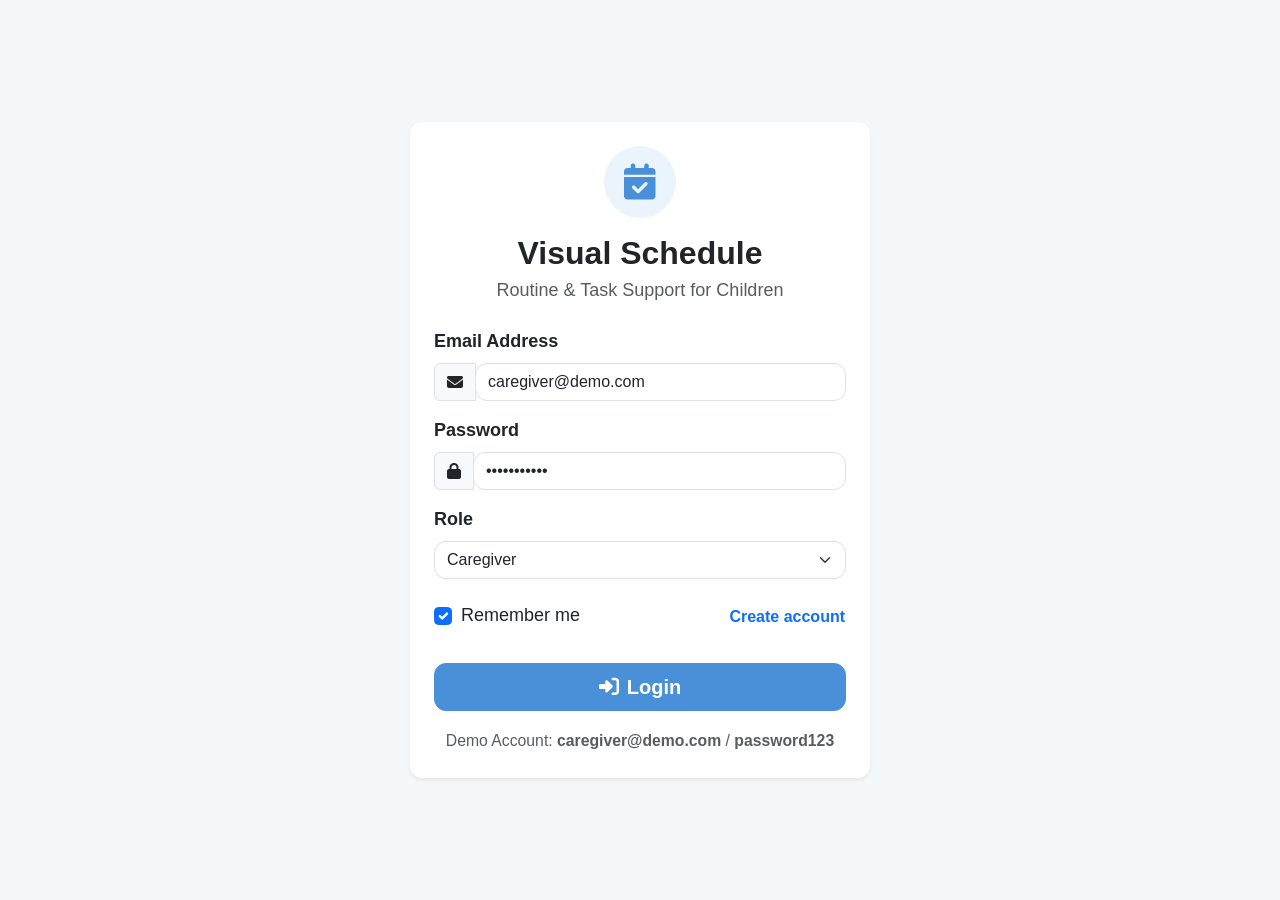
<file: frontend/index.html>
<!DOCTYPE html>
<html lang="en">
<head>
    <meta charset="UTF-8">
    <meta name="viewport" content="width=device-width, initial-scale=1.0">
    <title>Login | Visual Schedule System</title>
    <link href="https://cdn.jsdelivr.net/npm/bootstrap@5.3.3/dist/css/bootstrap.min.css" rel="stylesheet">
    <link href="https://cdnjs.cloudflare.com/ajax/libs/font-awesome/6.5.2/css/all.min.css" rel="stylesheet">
    <link href="css/style.css" rel="stylesheet">
</head>
<body class="d-flex align-items-center justify-content-center min-vh-100 p-3">

<div class="card shadow-sm border-0 p-4" style="max-width: 460px; width: 100%;">
    <div class="text-center mb-4">
        <div class="d-inline-flex align-items-center justify-content-center rounded-circle mb-3"
             style="width: 72px; height: 72px; background-color: #EBF4FC; color: #4A90D9;">
            <i class="fa-solid fa-calendar-check fa-2x"></i>
        </div>
        <h2 class="fw-bold mb-1">Visual Schedule</h2>
        <p class="text-muted mb-0">Routine & Task Support for Children</p>
    </div>

    <div id="alertBox" class="alert d-none" role="alert"></div>

    <!-- Login Form -->
    <form id="loginForm">
        <div id="nameGroup" class="mb-3 d-none">
            <label class="form-label fw-semibold">Full Name</label>
            <div class="input-group">
                <span class="input-group-text"><i class="fa-solid fa-user"></i></span>
                <input type="text" id="nameInput" class="form-control" placeholder="Maria Santos">
            </div>
        </div>

        <div class="mb-3">
            <label class="form-label fw-semibold">Email Address</label>
            <div class="input-group">
                <span class="input-group-text"><i class="fa-solid fa-envelope"></i></span>
                <input type="email" id="emailInput" class="form-control" value="caregiver@demo.com" required>
            </div>
        </div>

        <div class="mb-3">
            <label class="form-label fw-semibold">Password</label>
            <div class="input-group">
                <span class="input-group-text"><i class="fa-solid fa-lock"></i></span>
                <input type="password" id="passwordInput" class="form-control" value="password123" required>
            </div>
        </div>

        <div class="mb-3">
            <label class="form-label fw-semibold">Role</label>
            <select id="roleInput" class="form-select" required>
                <option value="Caregiver">Caregiver</option>
                <option value="Occupational Therapist">Occupational Therapist</option>
                <option value="SPED Teacher">SPED Teacher</option>
            </select>
        </div>

        <div class="d-flex justify-content-between align-items-center mb-4">
            <div class="form-check">
                <input class="form-check-input" type="checkbox" id="rememberMe" checked>
                <label class="form-check-label" for="rememberMe">Remember me</label>
            </div>
            <button type="button" id="toggleModeBtn" class="btn btn-link p-0 text-decoration-none">
                Create account
            </button>
        </div>

        <button type="submit" id="submitBtn" class="btn btn-primary w-100 py-2 fs-5">
            <i class="fa-solid fa-right-to-bracket me-2"></i><span id="submitBtnText">Login</span>
        </button>
    </form>

    <div class="mt-3 text-center">
        <small class="text-muted">Demo Account: <strong>caregiver@demo.com</strong> / <strong>password123</strong></small>
    </div>
</div>

<script src="js/api.js"></script>
<script src="js/script.js"></script>
<script>
    let isRegisterMode = false;
    const loginForm = document.getElementById('loginForm');
    const nameGroup = document.getElementById('nameGroup');
    const toggleModeBtn = document.getElementById('toggleModeBtn');
    const submitBtnText = document.getElementById('submitBtnText');
    const alertBox = document.getElementById('alertBox');

    function showAlert(msg, type = 'danger') {
        alertBox.className = `alert alert-${type}`;
        alertBox.textContent = msg;
        alertBox.classList.remove('d-none');
    }

    toggleModeBtn.addEventListener('click', () => {
        isRegisterMode = !isRegisterMode;
        nameGroup.classList.toggle('d-none', !isRegisterMode);
        submitBtnText.textContent = isRegisterMode ? 'Register' : 'Login';
        toggleModeBtn.textContent = isRegisterMode ? 'Back to Login' : 'Create account';
        alertBox.classList.add('d-none');
    });

    loginForm.addEventListener('submit', async (e) => {
        e.preventDefault();
        alertBox.classList.add('d-none');

        const email = document.getElementById('emailInput').value.trim();
        const password = document.getElementById('passwordInput').value;
        const role = document.getElementById('roleInput').value;
        const name = document.getElementById('nameInput').value.trim();

        try {
            if (isRegisterMode) {
                await api.post('/auth/register', { name, email, password, role });
                showAlert('Registration successful! Logging you in...', 'success');
            }
            const res = await api.post('/auth/login', { email, password });
            api.setSession(res.token, res.user);
            window.location.href = 'dashboard.html';
        } catch (err) {
            showAlert(err.message);
        }
    });
</script>
</body>
</html>
</file>
<file: frontend/css/style.css>
:root {
    --primary-blue: #4A90D9;
    --success-green: #7ED321;
    --warning-yellow: #F5A623;
    --bg-soft: #F4F8FB;
    --card-radius: 12px;
    --base-font-size: 16px;
}

body {
    font-family: 'Segoe UI', Tahoma, Geneva, Verdana, sans-serif;
    font-size: var(--base-font-size);
    background-color: var(--bg-soft);
    color: #2C3E50;
    margin: 0;
    padding: 0;
}

/* Accessibility Font Sizes (Part 5) */
body.font-small { font-size: 16px; }
body.font-medium { font-size: 18px; }
body.font-large { font-size: 21px; }

/* Accessibility High Contrast Mode (Part 5) */
body.high-contrast {
    background-color: #000000 !important;
    color: #FFFFFF !important;
}
body.high-contrast .card,
body.high-contrast .sidebar,
body.high-contrast .navbar,
body.high-contrast .modal-content {
    background-color: #121212 !important;
    color: #FFFFFF !important;
    border: 2px solid #FFFF00 !important;
}
body.high-contrast .text-muted {
    color: #E0E0E0 !important;
}

/* Rounded Corners & Touch-Friendly Standards (Part 1 & Responsive Guide) */
.card, .btn, .form-control, .form-select, .modal-content, .alert {
    border-radius: var(--card-radius) !important;
}

.btn, .touch-target {
    min-height: 44px;
    min-width: 44px;
    padding: 8px 16px;
    display: inline-flex;
    align-items: center;
    justify-content: center;
    font-weight: 600;
    flex-shrink: 0;
}

.btn-sm {
    min-height: 36px;
    min-width: 36px;
    padding: 6px 10px;
}

.btn-primary {
    background-color: var(--primary-blue);
    border-color: var(--primary-blue);
}
.btn-success {
    background-color: var(--success-green);
    border-color: var(--success-green);
    color: #1B3B00;
}
.btn-warning {
    background-color: var(--warning-yellow);
    border-color: var(--warning-yellow);
    color: #2C1D00;
}

/* Sidebar Navigation */
.sidebar {
    min-height: calc(100vh - 64px);
    background: #FFFFFF;
    border-right: 1px solid #E2E8F0;
}

.sidebar .nav-link {
    color: #4A5568;
    border-radius: var(--card-radius);
    margin-bottom: 8px;
    padding: 12px 16px;
    min-height: 44px;
    display: flex;
    align-items: center;
    gap: 12px;
    font-weight: 500;
}

.sidebar .nav-link:hover, .sidebar .nav-link.active {
    background-color: var(--primary-blue);
    color: #FFFFFF !important;
}

/* Category Color Coding (Part 3) */
.cat-hygiene { border-left: 8px solid #4A90D9 !important; background-color: #EBF4FC; }
.cat-food    { border-left: 8px solid #7ED321 !important; background-color: #F2FAE9; }
.cat-school  { border-left: 8px solid #F5A623 !important; background-color: #FEF6E7; }
.cat-play    { border-left: 8px solid #9B51E0 !important; background-color: #F5EEFC; }

.badge-hygiene { background-color: #4A90D9; color: #fff; }
.badge-food    { background-color: #7ED321; color: #1B3B00; }
.badge-school  { background-color: #F5A623; color: #2C1D00; }
.badge-play    { background-color: #9B51E0; color: #fff; }

/* Drag and Drop Schedule Creator & Selected Task Highlight (#3) */
.activity-item {
    cursor: grab;
    transition: transform 0.15s ease, box-shadow 0.15s ease;
    user-select: none;
}
.activity-item:hover {
    transform: translateY(-2px);
    box-shadow: 0 4px 10px rgba(0,0,0,0.08);
}
.timeline-card {
    transition: all 0.15s ease;
}
.timeline-card.selected-task {
    outline: 3px solid var(--primary-blue);
    box-shadow: 0 0 0 4px rgba(74, 144, 217, 0.25) !important;
}
.drop-zone {
    min-height: 420px;
    border: 3px dashed #CBD5E0;
    border-radius: var(--card-radius);
    padding: 16px;
    background-color: #FAFCFF;
    transition: border-color 0.2s, background-color 0.2s;
}
.drop-zone.drag-over {
    border-color: var(--primary-blue);
    background-color: #EBF4FC;
}

/* Child View Big Cards (Part 4) */
.child-task-card {
    border: 3px solid transparent;
    transition: all 0.2s ease;
    cursor: pointer;
}
.child-task-card.completed {
    border-color: var(--success-green) !important;
    opacity: 0.85;
    background-color: #F2FAE9 !important;
}

img {
    max-width: 100%;
    height: auto;
}

@media (max-width: 768px) {
    .sidebar {
        min-height: auto;
        border-right: none;
        border-bottom: 1px solid #E2E8F0;
    }
}

/* ============================================
   TALKING BOARD (AAC) & VISUAL COUNTDOWN TIMER
   ============================================ */

/* "I Want" Sentence Strip */
.sentence-strip {
    min-height: 92px;
    background: #FFFFFF;
    border: 3px solid var(--primary-blue);
    border-radius: var(--card-radius);
    padding: 12px 16px;
    display: flex;
    align-items: center;
    justify-content: space-between;
    gap: 12px;
    box-shadow: 0 4px 12px rgba(74, 144, 217, 0.12);
}

.sentence-items {
    display: flex;
    flex-wrap: wrap;
    align-items: center;
    gap: 10px;
    flex-grow: 1;
}

.sentence-chip {
    background: #EBF4FC;
    border: 2px solid var(--primary-blue);
    border-radius: 10px;
    padding: 6px 12px;
    display: inline-flex;
    align-items: center;
    gap: 8px;
    font-weight: 700;
    font-size: 1.05rem;
}

/* Talking Board Picture Cards */
.talking-card {
    border: 3px solid #E2E8F0;
    border-radius: 16px !important;
    background: #FFFFFF;
    cursor: pointer;
    transition: transform 0.15s ease, border-color 0.15s ease, box-shadow 0.15s ease;
    user-select: none;
    min-height: 165px;
    display: flex;
    flex-direction: column;
    align-items: center;
    justify-content: center;
    padding: 16px;
    text-align: center;
}

.talking-card:hover, .talking-card:active {
    transform: translateY(-4px) scale(1.02);
    border-color: var(--primary-blue);
    box-shadow: 0 8px 18px rgba(74, 144, 217, 0.18);
}

.talking-card-icon {
    width: 72px;
    height: 72px;
    border-radius: 50%;
    background-color: #EBF4FC;
    color: var(--primary-blue);
    display: flex;
    align-items: center;
    justify-content: center;
    font-size: 2rem;
    margin-bottom: 12px;
}

.talking-card-img {
    width: 72px;
    height: 72px;
    object-fit: cover;
    border-radius: 12px;
    margin-bottom: 12px;
}

/* Font Awesome Icon Picker Grid in Caregiver Tools */
.icon-option {
    width: 52px;
    height: 52px;
    font-size: 1.4rem;
    color: #2C3E50;
    border: 2px solid #CBD5E0;
    border-radius: 12px;
    background: #FFFFFF;
    display: inline-flex;
    align-items: center;
    justify-content: center;
    cursor: pointer;
    transition: all 0.15s ease;
}

.icon-option:hover {
    border-color: var(--primary-blue);
    color: var(--primary-blue);
}

.icon-option.selected {
    border-color: var(--primary-blue);
    background-color: #EBF4FC;
    color: var(--primary-blue);
    box-shadow: 0 0 0 3px rgba(74, 144, 217, 0.25);
}

/* Visual Countdown Timer Ring & Color Shifts */
.timer-display-box {
    border-radius: 20px;
    padding: 28px;
    text-align: center;
    transition: background-color 0.4s ease, border-color 0.4s ease;
    background-color: #EBF4FC;
    border: 4px solid var(--primary-blue);
}

.timer-display-box.timer-warning {
    background-color: #FEF6E7 !important;
    border-color: var(--warning-yellow) !important;
}

.timer-display-box.timer-expired {
    background-color: #FDEDEC !important;
    border-color: #E74C3C !important;
}

.timer-icon-badge {
    width: 68px;
    height: 68px;
    border-radius: 50%;
    background: #FFFFFF;
    color: var(--primary-blue);
    display: inline-flex;
    align-items: center;
    justify-content: center;
    font-size: 2rem;
    margin-bottom: 10px;
    box-shadow: 0 4px 10px rgba(0,0,0,0.06);
}

.talking-card.selected-card {
    border-color: var(--primary-blue) !important;
    background-color: #EBF4FC !important;
    box-shadow: 0 0 0 4px rgba(74, 144, 217, 0.25) !important;
}

.sentence-chip {
    cursor: pointer;
    transition: background-color 0.15s ease, transform 0.1s ease;
}

.sentence-chip:hover {
    background-color: #FDEDEC;
    border-color: #E74C3C;
}

/* Fix Outline Primary Button Resting & Hover Contrast */
.btn-outline-primary {
    color: var(--primary-blue);
    border-color: var(--primary-blue);
    background-color: #FFFFFF;
}

.btn-outline-primary:hover,
.btn-outline-primary:focus,
.btn-outline-primary:active {
    background-color: var(--primary-blue) !important;
    border-color: var(--primary-blue) !important;
    color: #FFFFFF !important;
}
</file>
